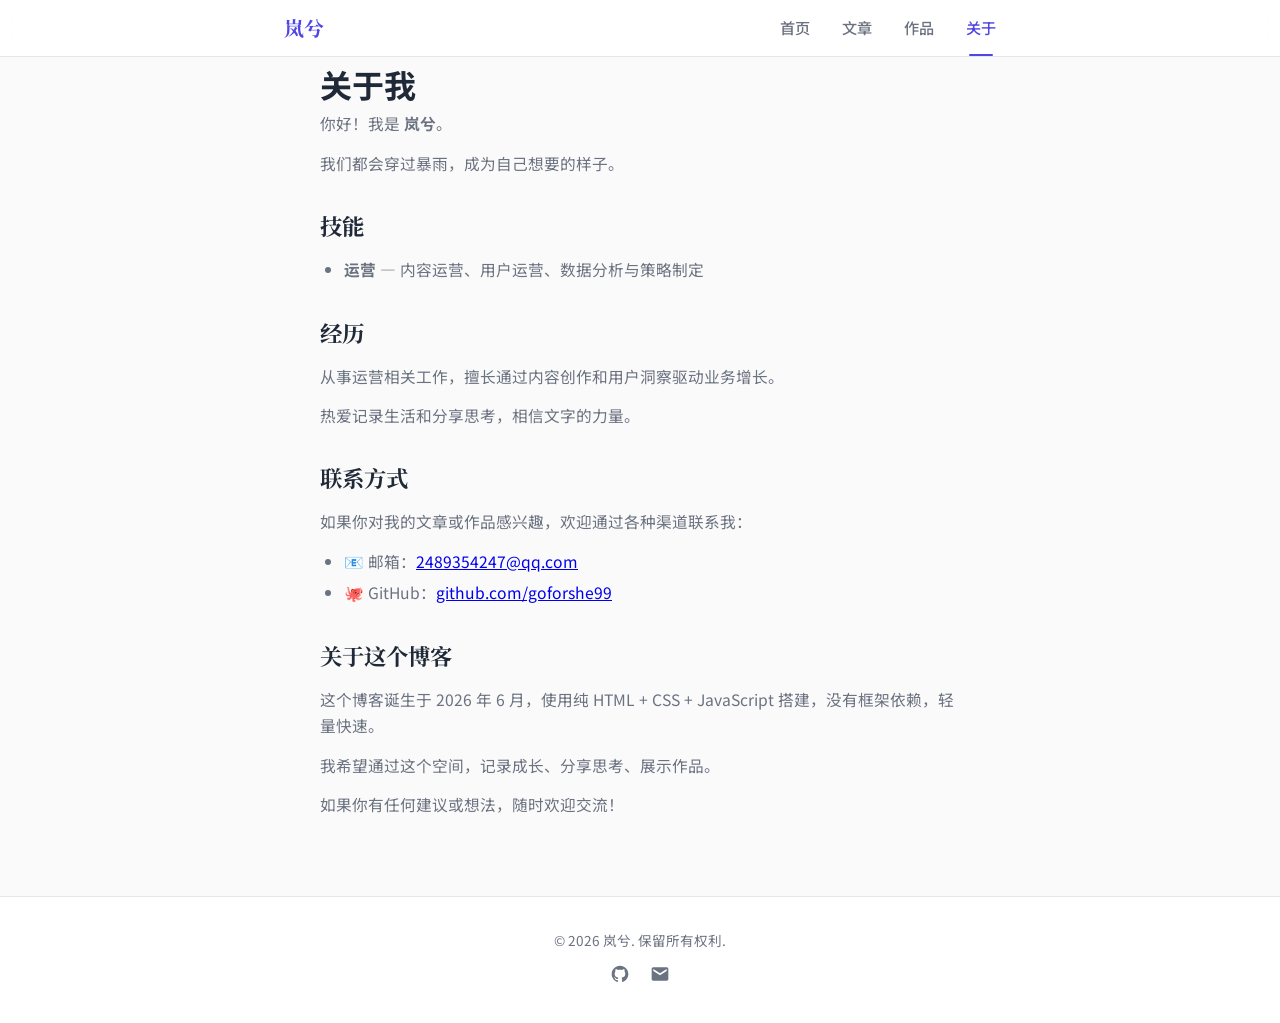
<file: about.html>
<!DOCTYPE html>
<html lang="zh-CN">
<head>
<meta charset="UTF-8">
<meta name="viewport" content="width=device-width, initial-scale=1.0">
<title>关于我 | 岚兮</title>
<link rel="stylesheet" href="css/style.css">
<link rel="preconnect" href="https://fonts.googleapis.com">
<link rel="preconnect" href="https://fonts.gstatic.com" crossorigin>
<link href="https://fonts.googleapis.com/css2?family=Noto+Sans+SC:wght@300;400;500;700&family=Noto+Serif+SC:wght@400;700&display=swap" rel="stylesheet">
</head>
<body>

<nav class="nav">
  <div class="container">
    <a href="index.html" class="logo">岚兮</a>
    <button class="nav-toggle" aria-label="菜单">☰</button>
    <ul class="nav-links">
      <li><a href="index.html">首页</a></li>
      <li><a href="articles.html">文章</a></li>
      <li><a href="works.html">作品</a></li>
      <li><a href="about.html" class="active">关于</a></li>
    </ul>
  </div>
</nav>

<main class="main">
  <div class="container">
    <div class="about-content">
      <h1>关于我</h1>
      <p>你好！我是 <strong>岚兮</strong>。</p>
      <p>我们都会穿过暴雨，成为自己想要的样子。</p>

      <h2>技能</h2>
      <ul>
        <li><strong>运营</strong> — 内容运营、用户运营、数据分析与策略制定</li>
      </ul>

      <h2>经历</h2>
      <p>从事运营相关工作，擅长通过内容创作和用户洞察驱动业务增长。</p>
      <p>热爱记录生活和分享思考，相信文字的力量。</p>

      <h2>联系方式</h2>
      <p>如果你对我的文章或作品感兴趣，欢迎通过各种渠道联系我：</p>
      <ul>
        <li>📧 邮箱：<a href="mailto:2489354247@qq.com">2489354247@qq.com</a></li>
        <li>🐙 GitHub：<a href="https://github.com/goforshe99" target="_blank">github.com/goforshe99</a></li>
      </ul>

      <h2>关于这个博客</h2>
      <p>这个博客诞生于 2026 年 6 月，使用纯 HTML + CSS + JavaScript 搭建，没有框架依赖，轻量快速。</p>
      <p>我希望通过这个空间，记录成长、分享思考、展示作品。</p>
      <p>如果你有任何建议或想法，随时欢迎交流！</p>
    </div>
  </div>
</main>

<footer class="footer">
  <div class="container">
    <p>&copy; 2026 岚兮. 保留所有权利.</p>
    <div class="social-links">
      <a href="https://github.com/goforshe99" aria-label="GitHub" target="_blank"><svg width="20" height="20" viewBox="0 0 24 24"><path fill="currentColor" d="M12 2C6.48 2 2 6.48 2 12c0 4.42 2.87 8.17 6.84 9.5.5.08.66-.23.66-.5v-1.69c-2.78.6-3.37-1.34-3.37-1.34-.45-1.16-1.11-1.47-1.11-1.47-.91-.62.07-.6.07-.6 1 .07 1.53 1.03 1.53 1.03.87 1.53 2.34 1.09 2.91.83.09-.65.35-1.09.63-1.34-2.22-.25-4.56-1.11-4.56-4.92 0-1.11.38-2 1.03-2.71-.1-.25-.45-1.29.1-2.64 0 0 .84-.27 2.75 1.02.79-.22 1.65-.33 2.5-.33s1.71.11 2.5.33c1.91-1.29 2.75-1.02 2.75-1.02.55 1.35.2 2.39.1 2.64.65.71 1.03 1.6 1.03 2.71 0 3.82-2.34 4.66-4.57 4.91.36.31.69.92.69 1.85V21c0 .27.16.59.67.5C19.14 20.16 22 16.42 22 12c0-5.52-4.48-10-10-10z"/></svg></a>
      <a href="mailto:2489354247@qq.com" aria-label="Email"><svg width="20" height="20" viewBox="0 0 24 24"><path fill="currentColor" d="M20 4H4c-1.1 0-2 .9-2 2v12c0 1.1.9 2 2 2h16c1.1 0 2-.9 2-2V6c0-1.1-.9-2-2-2zm0 4.5l-8 5-8-5V6l8 5 8-5v2.5z"/></svg></a>
    </div>
  </div>
</footer>

<script>
const navToggle = document.querySelector('.nav-toggle');
if (navToggle) {
  navToggle.addEventListener('click', () => {
    document.querySelector('.nav-links').classList.toggle('active');
  });
}

document.querySelectorAll('.nav-links a').forEach(link => {
  link.addEventListener('click', () => {
    if (window.innerWidth <= 640) {
      document.querySelector('.nav-links').classList.remove('active');
    }
  });
});
</script>
</body>
</html>
</file>
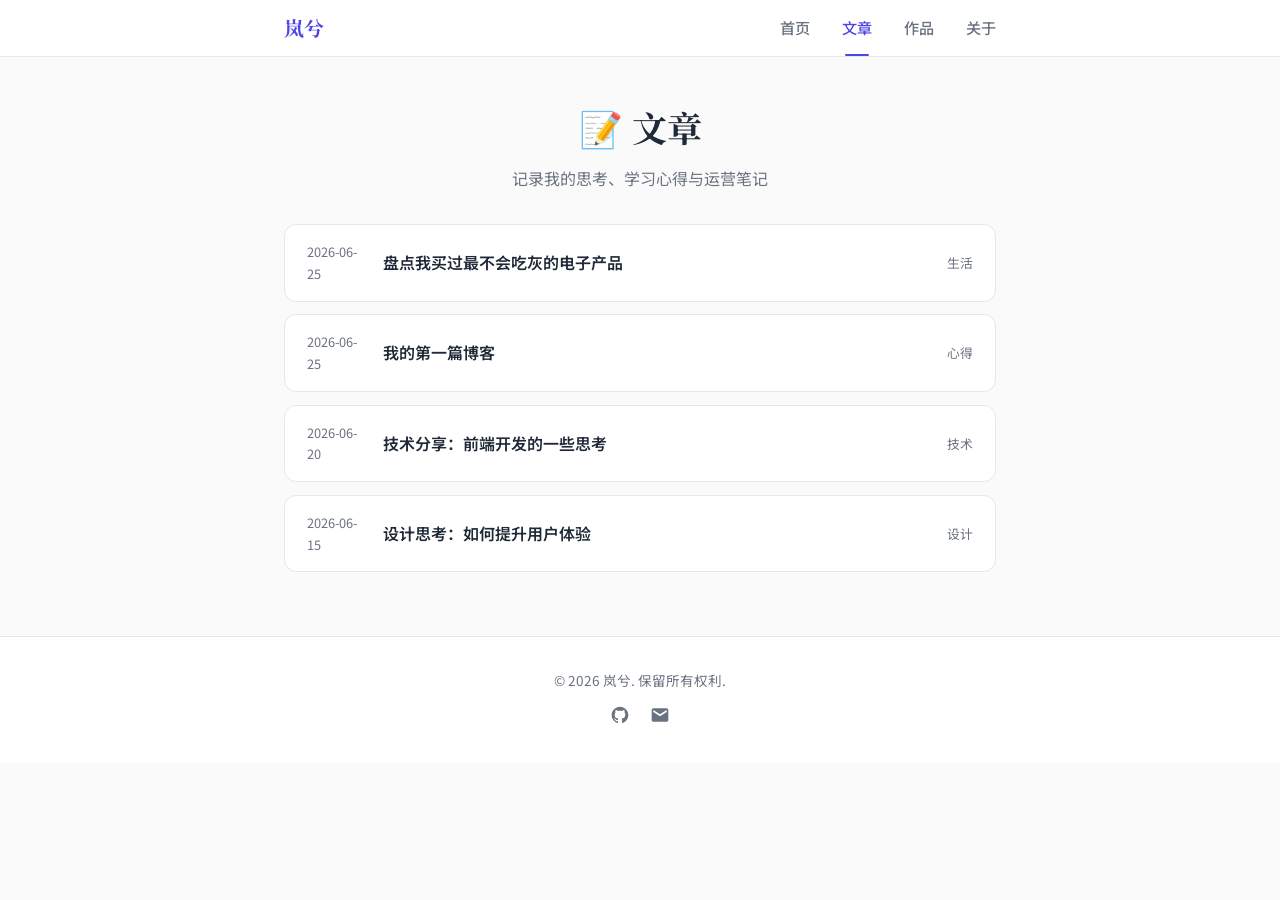
<file: articles.html>
<!DOCTYPE html>
<html lang="zh-CN">
<head>
<meta charset="UTF-8">
<meta name="viewport" content="width=device-width, initial-scale=1.0">
<title>文章 | 岚兮</title>
<link rel="stylesheet" href="css/style.css">
<link rel="preconnect" href="https://fonts.googleapis.com">
<link rel="preconnect" href="https://fonts.gstatic.com" crossorigin>
<link href="https://fonts.googleapis.com/css2?family=Noto+Sans+SC:wght@300;400;500;700&family=Noto+Serif+SC:wght@400;700&display=swap" rel="stylesheet">
</head>
<body>

<nav class="nav">
  <div class="container">
    <a href="index.html" class="logo">岚兮</a>
    <button class="nav-toggle" aria-label="菜单">☰</button>
    <ul class="nav-links">
      <li><a href="index.html">首页</a></li>
      <li><a href="articles.html" class="active">文章</a></li>
      <li><a href="works.html">作品</a></li>
      <li><a href="about.html">关于</a></li>
    </ul>
  </div>
</nav>

<div class="page-header">
  <div class="container">
    <h1>📝 文章</h1>
    <p class="page-desc">记录我的思考、学习心得与运营笔记</p>
  </div>
</div>

<main class="main">
  <div class="container">
    <div class="article-list" id="article-list">
      <!-- JS 动态填充 -->
    </div>
  </div>
</main>

<footer class="footer">
  <div class="container">
    <p>&copy; 2026 岚兮. 保留所有权利.</p>
    <div class="social-links">
      <a href="https://github.com/goforshe99" aria-label="GitHub" target="_blank"><svg width="20" height="20" viewBox="0 0 24 24"><path fill="currentColor" d="M12 2C6.48 2 2 6.48 2 12c0 4.42 2.87 8.17 6.84 9.5.5.08.66-.23.66-.5v-1.69c-2.78.6-3.37-1.34-3.37-1.34-.45-1.16-1.11-1.47-1.11-1.47-.91-.62.07-.6.07-.6 1 .07 1.53 1.03 1.53 1.03.87 1.53 2.34 1.09 2.91.83.09-.65.35-1.09.63-1.34-2.22-.25-4.56-1.11-4.56-4.92 0-1.11.38-2 1.03-2.71-.1-.25-.45-1.29.1-2.64 0 0 .84-.27 2.75 1.02.79-.22 1.65-.33 2.5-.33s1.71.11 2.5.33c1.91-1.29 2.75-1.02 2.75-1.02.55 1.35.2 2.39.1 2.64.65.71 1.03 1.6 1.03 2.71 0 3.82-2.34 4.66-4.57 4.91.36.31.69.92.69 1.85V21c0 .27.16.59.67.5C19.14 20.16 22 16.42 22 12c0-5.52-4.48-10-10-10z"/></svg></a>
      <a href="mailto:2489354247@qq.com" aria-label="Email"><svg width="20" height="20" viewBox="0 0 24 24"><path fill="currentColor" d="M20 4H4c-1.1 0-2 .9-2 2v12c0 1.1.9 2 2 2h16c1.1 0 2-.9 2-2V6c0-1.1-.9-2-2-2zm0 4.5l-8 5-8-5V6l8 5 8-5v2.5z"/></svg></a>
    </div>
  </div>
</footer>

<script>
const navToggle = document.querySelector('.nav-toggle');
if (navToggle) {
  navToggle.addEventListener('click', () => {
    document.querySelector('.nav-links').classList.toggle('active');
  });
}

document.querySelectorAll('.nav-links a').forEach(link => {
  link.addEventListener('click', () => {
    if (window.innerWidth <= 640) {
      document.querySelector('.nav-links').classList.remove('active');
    }
  });
});

const posts = [
  {
    id: 'gadget-review',
    title: '盘点我买过最不会吃灰的电子产品',
    date: '2026-06-25',
    desc: '从手机到充电线，聊聊那些买了之后真的每天都在用的电子产品。',
    tags: ['生活', '数码'],
    category: '生活'
  },
  {
    id: 'first-post',
    title: '我的第一篇博客',
    date: '2026-06-25',
    desc: '记录搭建个人博客的过程和踩过的坑，从零到一搭建一个属于自己的小天地。',
    tags: ['建站', '心得'],
    category: '心得'
  },
  {
    id: 'tech-sharing',
    title: '技术分享：前端开发的一些思考',
    date: '2026-06-20',
    desc: '分享一些在前端开发过程中积累的经验和踩过的坑。',
    tags: ['前端', '技术'],
    category: '技术'
  },
  {
    id: 'design-thinking',
    title: '设计思考：如何提升用户体验',
    date: '2026-06-15',
    desc: '从用户的角度出发，聊聊产品设计中的一些思考和实践。',
    tags: ['设计', 'UX'],
    category: '设计'
  },
];

const listEl = document.getElementById('article-list');
posts.forEach(post => {
  const item = document.createElement('a');
  item.href = `posts/${post.id}.html`;
  item.className = 'article-item';
  item.innerHTML = `
    <span class="article-date">${post.date}</span>
    <span class="article-title">${post.title}</span>
    <span class="article-meta">${post.category}</span>
  `;
  listEl.appendChild(item);
});
</script>
</body>
</html>
</file>
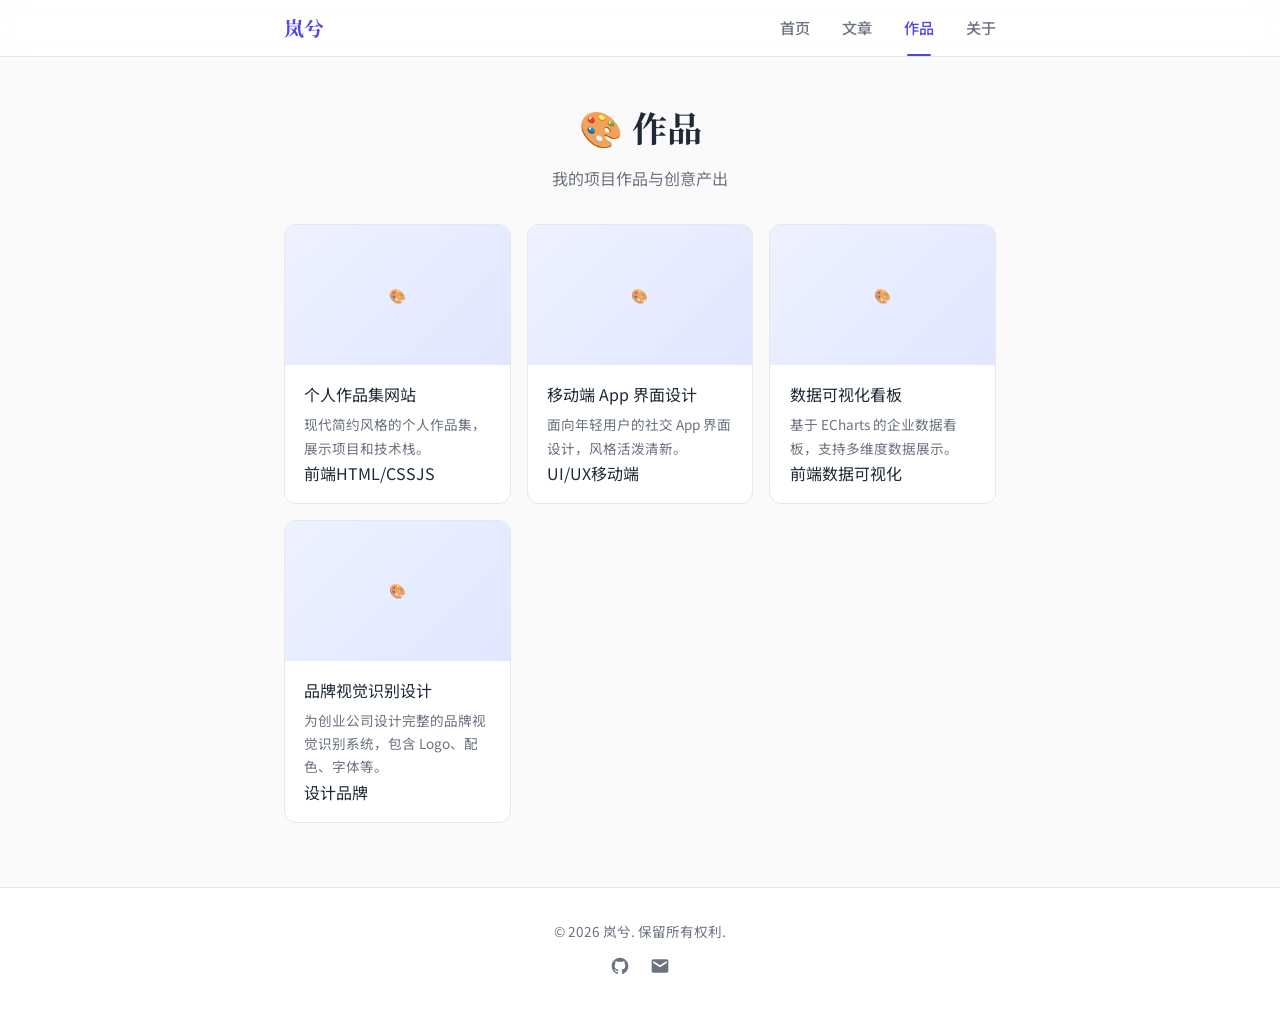
<file: works.html>
<!DOCTYPE html>
<html lang="zh-CN">
<head>
<meta charset="UTF-8">
<meta name="viewport" content="width=device-width, initial-scale=1.0">
<title>作品 | 岚兮</title>
<link rel="stylesheet" href="css/style.css">
<link rel="preconnect" href="https://fonts.googleapis.com">
<link rel="preconnect" href="https://fonts.gstatic.com" crossorigin>
<link href="https://fonts.googleapis.com/css2?family=Noto+Sans+SC:wght@300;400;500;700&family=Noto+Serif+SC:wght@400;700&display=swap" rel="stylesheet">
</head>
<body>

<nav class="nav">
  <div class="container">
    <a href="index.html" class="logo">岚兮</a>
    <button class="nav-toggle" aria-label="菜单">☰</button>
    <ul class="nav-links">
      <li><a href="index.html">首页</a></li>
      <li><a href="articles.html">文章</a></li>
      <li><a href="works.html" class="active">作品</a></li>
      <li><a href="about.html">关于</a></li>
    </ul>
  </div>
</nav>

<div class="page-header">
  <div class="container">
    <h1>🎨 作品</h1>
    <p class="page-desc">我的项目作品与创意产出</p>
  </div>
</div>

<main class="main">
  <div class="container">
    <div class="work-grid" id="work-grid">
      <!-- JS 动态填充 -->
    </div>
  </div>
</main>

<footer class="footer">
  <div class="container">
    <p>&copy; 2026 岚兮. 保留所有权利.</p>
    <div class="social-links">
      <a href="https://github.com/goforshe99" aria-label="GitHub" target="_blank"><svg width="20" height="20" viewBox="0 0 24 24"><path fill="currentColor" d="M12 2C6.48 2 2 6.48 2 12c0 4.42 2.87 8.17 6.84 9.5.5.08.66-.23.66-.5v-1.69c-2.78.6-3.37-1.34-3.37-1.34-.45-1.16-1.11-1.47-1.11-1.47-.91-.62.07-.6.07-.6 1 .07 1.53 1.03 1.53 1.03.87 1.53 2.34 1.09 2.91.83.09-.65.35-1.09.63-1.34-2.22-.25-4.56-1.11-4.56-4.92 0-1.11.38-2 1.03-2.71-.1-.25-.45-1.29.1-2.64 0 0 .84-.27 2.75 1.02.79-.22 1.65-.33 2.5-.33s1.71.11 2.5.33c1.91-1.29 2.75-1.02 2.75-1.02.55 1.35.2 2.39.1 2.64.65.71 1.03 1.6 1.03 2.71 0 3.82-2.34 4.66-4.57 4.91.36.31.69.92.69 1.85V21c0 .27.16.59.67.5C19.14 20.16 22 16.42 22 12c0-5.52-4.48-10-10-10z"/></svg></a>
      <a href="mailto:2489354247@qq.com" aria-label="Email"><svg width="20" height="20" viewBox="0 0 24 24"><path fill="currentColor" d="M20 4H4c-1.1 0-2 .9-2 2v12c0 1.1.9 2 2 2h16c1.1 0 2-.9 2-2V6c0-1.1-.9-2-2-2zm0 4.5l-8 5-8-5V6l8 5 8-5v2.5z"/></svg></a>
    </div>
  </div>
</footer>

<script>
const navToggle = document.querySelector('.nav-toggle');
if (navToggle) {
  navToggle.addEventListener('click', () => {
    document.querySelector('.nav-links').classList.toggle('active');
  });
}

document.querySelectorAll('.nav-links a').forEach(link => {
  link.addEventListener('click', () => {
    if (window.innerWidth <= 640) {
      document.querySelector('.nav-links').classList.remove('active');
    }
  });
});

const works = [
  {
    id: 'portfolio-website',
    title: '个人作品集网站',
    desc: '现代简约风格的个人作品集，展示项目和技术栈。',
    tags: ['前端', 'HTML/CSS', 'JS']
  },
  {
    id: 'mobile-app',
    title: '移动端 App 界面设计',
    desc: '面向年轻用户的社交 App 界面设计，风格活泼清新。',
    tags: ['UI/UX', '移动端']
  },
  {
    id: 'data-dashboard',
    title: '数据可视化看板',
    desc: '基于 ECharts 的企业数据看板，支持多维度数据展示。',
    tags: ['前端', '数据可视化']
  },
  {
    id: 'brand-identity',
    title: '品牌视觉识别设计',
    desc: '为创业公司设计完整的品牌视觉识别系统，包含 Logo、配色、字体等。',
    tags: ['设计', '品牌']
  },
];

const grid = document.getElementById('work-grid');
works.forEach(work => {
  const card = document.createElement('a');
  card.href = `works/${work.id}.html`;
  card.className = 'work-card';
  card.innerHTML = `
    <div class="work-preview">🎨</div>
    <div class="work-info">
      <div class="card-title">${work.title}</div>
      <div class="card-desc">${work.desc}</div>
      <div class="card-tags">${work.tags.map(t => `<span>${t}</span>`).join('')}</div>
    </div>
  `;
  grid.appendChild(card);
});
</script>
</body>
</html>
</file>
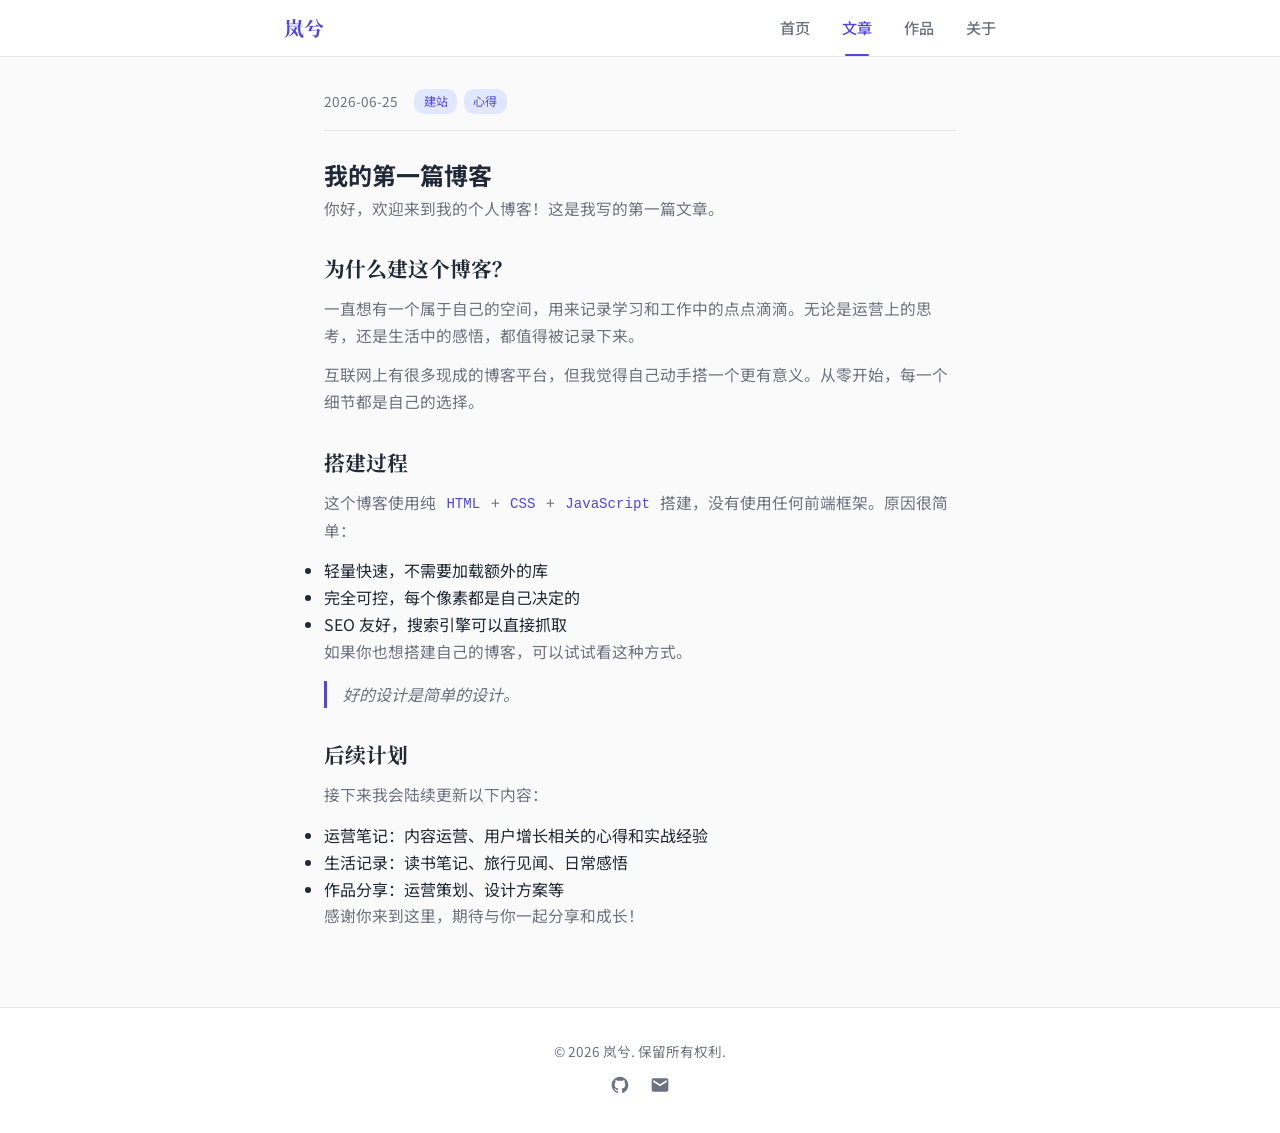
<file: posts/first-post.html>
<!DOCTYPE html>
<html lang="zh-CN">
<head>
<meta charset="UTF-8">
<meta name="viewport" content="width=device-width, initial-scale=1.0">
<title>我的第一篇博客 | 岚兮</title>
<link rel="stylesheet" href="../css/style.css">
<link rel="preconnect" href="https://fonts.googleapis.com">
<link rel="preconnect" href="https://fonts.gstatic.com" crossorigin>
<link href="https://fonts.googleapis.com/css2?family=Noto+Sans+SC:wght@300;400;500;700&family=Noto+Serif+SC:wght@400;700&display=swap" rel="stylesheet">
</head>
<body>

<nav class="nav">
  <div class="container">
    <a href="../index.html" class="logo">岚兮</a>
    <button class="nav-toggle" aria-label="菜单">☰</button>
    <ul class="nav-links">
      <li><a href="../index.html">首页</a></li>
      <li><a href="../articles.html" class="active">文章</a></li>
      <li><a href="../works.html">作品</a></li>
      <li><a href="../about.html">关于</a></li>
    </ul>
  </div>
</nav>

<article class="post-page">
  <div class="container">
    <div class="post-meta">
      <span>2026-06-25</span>
      <div class="post-tags">
        <span>建站</span>
        <span>心得</span>
      </div>
    </div>
    <div class="post-content">
      <h1>我的第一篇博客</h1>
      <p>你好，欢迎来到我的个人博客！这是我写的第一篇文章。</p>

      <h2>为什么建这个博客？</h2>
      <p>一直想有一个属于自己的空间，用来记录学习和工作中的点点滴滴。无论是运营上的思考，还是生活中的感悟，都值得被记录下来。</p>
      <p>互联网上有很多现成的博客平台，但我觉得自己动手搭一个更有意义。从零开始，每一个细节都是自己的选择。</p>

      <h2>搭建过程</h2>
      <p>这个博客使用纯 <code>HTML</code> + <code>CSS</code> + <code>JavaScript</code> 搭建，没有使用任何前端框架。原因很简单：</p>
      <ul>
        <li>轻量快速，不需要加载额外的库</li>
        <li>完全可控，每个像素都是自己决定的</li>
        <li>SEO 友好，搜索引擎可以直接抓取</li>
      </ul>
      <p>如果你也想搭建自己的博客，可以试试看这种方式。</p>

      <blockquote>
        好的设计是简单的设计。
      </blockquote>

      <h2>后续计划</h2>
      <p>接下来我会陆续更新以下内容：</p>
      <ul>
        <li>运营笔记：内容运营、用户增长相关的心得和实战经验</li>
        <li>生活记录：读书笔记、旅行见闻、日常感悟</li>
        <li>作品分享：运营策划、设计方案等</li>
      </ul>
      <p>感谢你来到这里，期待与你一起分享和成长！</p>
    </div>
  </div>
</article>

<footer class="footer">
  <div class="container">
    <p>&copy; 2026 岚兮. 保留所有权利.</p>
    <div class="social-links">
      <a href="https://github.com/goforshe99" aria-label="GitHub" target="_blank"><svg width="20" height="20" viewBox="0 0 24 24"><path fill="currentColor" d="M12 2C6.48 2 2 6.48 2 12c0 4.42 2.87 8.17 6.84 9.5.5.08.66-.23.66-.5v-1.69c-2.78.6-3.37-1.34-3.37-1.34-.45-1.16-1.11-1.47-1.11-1.47-.91-.62.07-.6.07-.6 1 .07 1.53 1.03 1.53 1.03.87 1.53 2.34 1.09 2.91.83.09-.65.35-1.09.63-1.34-2.22-.25-4.56-1.11-4.56-4.92 0-1.11.38-2 1.03-2.71-.1-.25-.45-1.29.1-2.64 0 0 .84-.27 2.75 1.02.79-.22 1.65-.33 2.5-.33s1.71.11 2.5.33c1.91-1.29 2.75-1.02 2.75-1.02.55 1.35.2 2.39.1 2.64.65.71 1.03 1.6 1.03 2.71 0 3.82-2.34 4.66-4.57 4.91.36.31.69.92.69 1.85V21c0 .27.16.59.67.5C19.14 20.16 22 16.42 22 12c0-5.52-4.48-10-10-10z"/></svg></a>
      <a href="mailto:2489354247@qq.com" aria-label="Email"><svg width="20" height="20" viewBox="0 0 24 24"><path fill="currentColor" d="M20 4H4c-1.1 0-2 .9-2 2v12c0 1.1.9 2 2 2h16c1.1 0 2-.9 2-2V6c0-1.1-.9-2-2-2zm0 4.5l-8 5-8-5V6l8 5 8-5v2.5z"/></svg></a>
    </div>
  </div>
</footer>

<script>
const navToggle = document.querySelector('.nav-toggle');
if (navToggle) {
  navToggle.addEventListener('click', () => {
    document.querySelector('.nav-links').classList.toggle('active');
  });
}

document.querySelectorAll('.nav-links a').forEach(link => {
  link.addEventListener('click', () => {
    if (window.innerWidth <= 640) {
      document.querySelector('.nav-links').classList.remove('active');
    }
  });
});
</script>
</body>
</html>
</file>
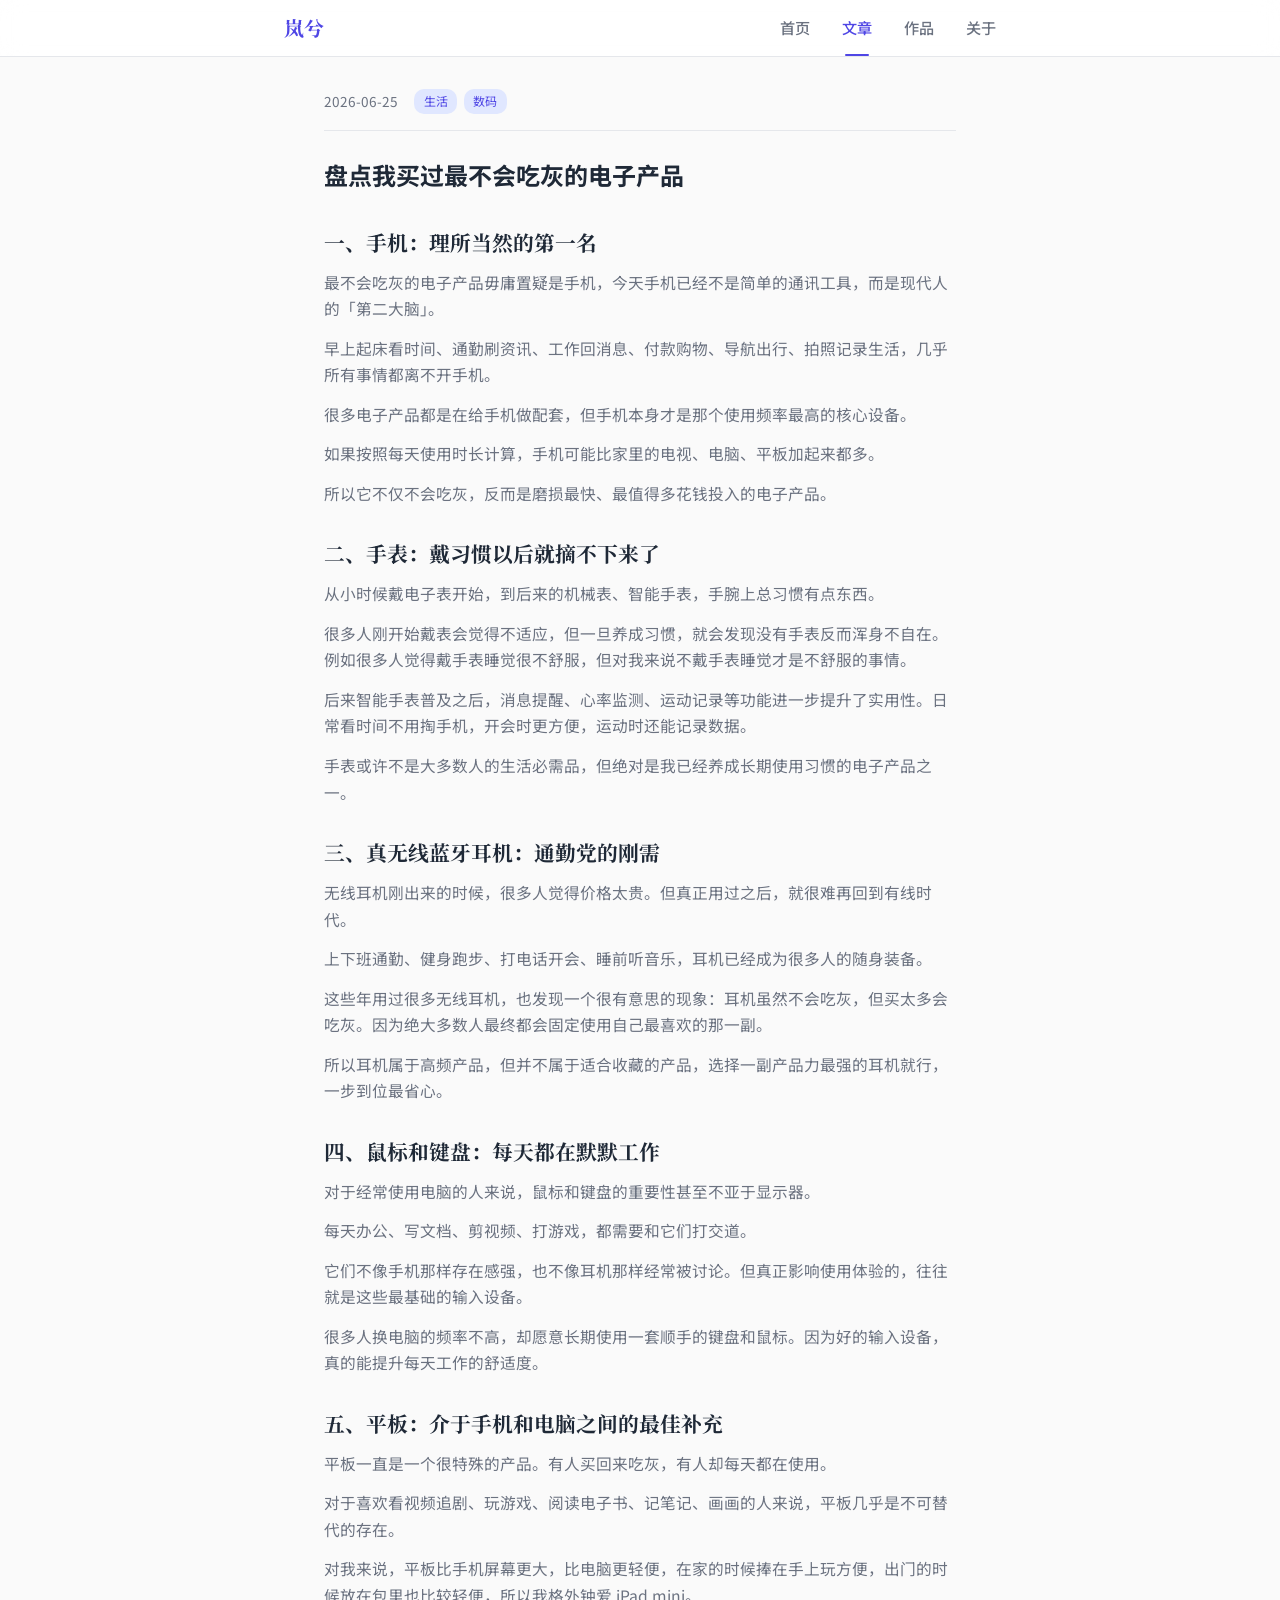
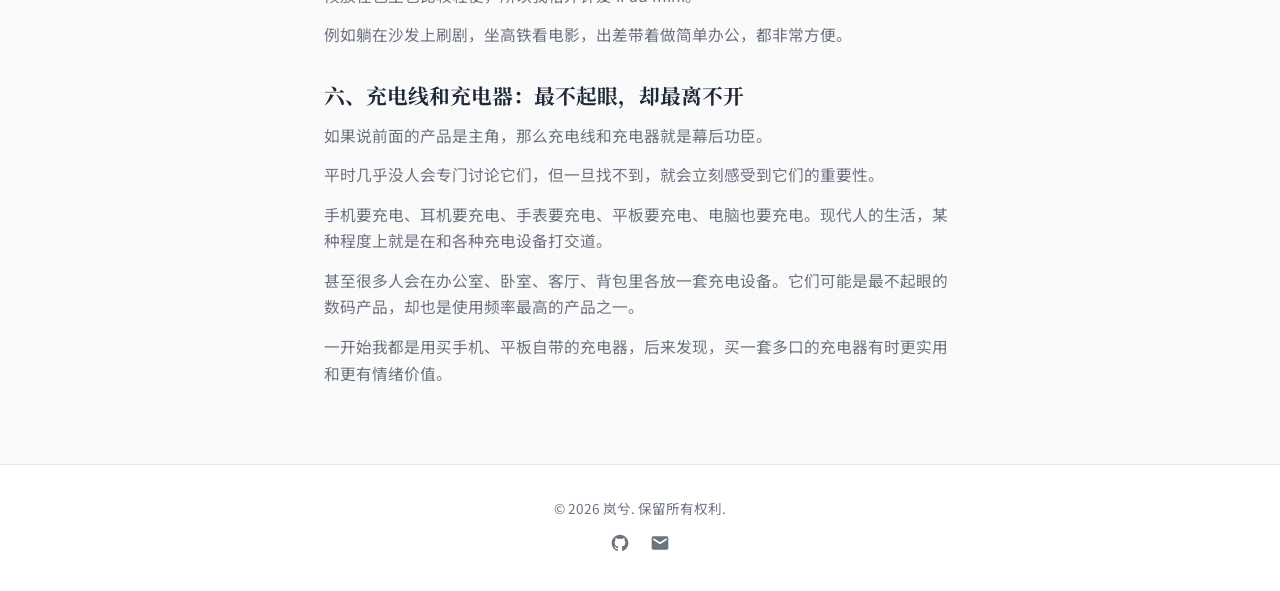
<file: posts/gadget-review.html>
<!DOCTYPE html>
<html lang="zh-CN">
<head>
<meta charset="UTF-8">
<meta name="viewport" content="width=device-width, initial-scale=1.0">
<title>盘点我买过最不会吃灰的电子产品 | 岚兮</title>
<link rel="stylesheet" href="../css/style.css">
<link rel="preconnect" href="https://fonts.googleapis.com">
<link rel="preconnect" href="https://fonts.gstatic.com" crossorigin>
<link href="https://fonts.googleapis.com/css2?family=Noto+Sans+SC:wght@300;400;500;700&family=Noto+Serif+SC:wght@400;700&display=swap" rel="stylesheet">
</head>
<body>

<nav class="nav">
  <div class="container">
    <a href="../index.html" class="logo">岚兮</a>
    <button class="nav-toggle" aria-label="菜单">☰</button>
    <ul class="nav-links">
      <li><a href="../index.html">首页</a></li>
      <li><a href="../articles.html" class="active">文章</a></li>
      <li><a href="../works.html">作品</a></li>
      <li><a href="../about.html">关于</a></li>
    </ul>
  </div>
</nav>

<article class="post-page">
  <div class="container">
    <div class="post-meta">
      <span>2026-06-25</span>
      <div class="post-tags">
        <span>生活</span>
        <span>数码</span>
      </div>
    </div>
    <div class="post-content">
      <h1>盘点我买过最不会吃灰的电子产品</h1>

      <h2>一、手机：理所当然的第一名</h2>
      <p>最不会吃灰的电子产品毋庸置疑是手机，今天手机已经不是简单的通讯工具，而是现代人的「第二大脑」。</p>
      <p>早上起床看时间、通勤刷资讯、工作回消息、付款购物、导航出行、拍照记录生活，几乎所有事情都离不开手机。</p>
      <p>很多电子产品都是在给手机做配套，但手机本身才是那个使用频率最高的核心设备。</p>
      <p>如果按照每天使用时长计算，手机可能比家里的电视、电脑、平板加起来都多。</p>
      <p>所以它不仅不会吃灰，反而是磨损最快、最值得多花钱投入的电子产品。</p>

      <h2>二、手表：戴习惯以后就摘不下来了</h2>
      <p>从小时候戴电子表开始，到后来的机械表、智能手表，手腕上总习惯有点东西。</p>
      <p>很多人刚开始戴表会觉得不适应，但一旦养成习惯，就会发现没有手表反而浑身不自在。例如很多人觉得戴手表睡觉很不舒服，但对我来说不戴手表睡觉才是不舒服的事情。</p>
      <p>后来智能手表普及之后，消息提醒、心率监测、运动记录等功能进一步提升了实用性。日常看时间不用掏手机，开会时更方便，运动时还能记录数据。</p>
      <p>手表或许不是大多数人的生活必需品，但绝对是我已经养成长期使用习惯的电子产品之一。</p>

      <h2>三、真无线蓝牙耳机：通勤党的刚需</h2>
      <p>无线耳机刚出来的时候，很多人觉得价格太贵。但真正用过之后，就很难再回到有线时代。</p>
      <p>上下班通勤、健身跑步、打电话开会、睡前听音乐，耳机已经成为很多人的随身装备。</p>
      <p>这些年用过很多无线耳机，也发现一个很有意思的现象：耳机虽然不会吃灰，但买太多会吃灰。因为绝大多数人最终都会固定使用自己最喜欢的那一副。</p>
      <p>所以耳机属于高频产品，但并不属于适合收藏的产品，选择一副产品力最强的耳机就行，一步到位最省心。</p>

      <h2>四、鼠标和键盘：每天都在默默工作</h2>
      <p>对于经常使用电脑的人来说，鼠标和键盘的重要性甚至不亚于显示器。</p>
      <p>每天办公、写文档、剪视频、打游戏，都需要和它们打交道。</p>
      <p>它们不像手机那样存在感强，也不像耳机那样经常被讨论。但真正影响使用体验的，往往就是这些最基础的输入设备。</p>
      <p>很多人换电脑的频率不高，却愿意长期使用一套顺手的键盘和鼠标。因为好的输入设备，真的能提升每天工作的舒适度。</p>

      <h2>五、平板：介于手机和电脑之间的最佳补充</h2>
      <p>平板一直是一个很特殊的产品。有人买回来吃灰，有人却每天都在使用。</p>
      <p>对于喜欢看视频追剧、玩游戏、阅读电子书、记笔记、画画的人来说，平板几乎是不可替代的存在。</p>
      <p>对我来说，平板比手机屏幕更大，比电脑更轻便，在家的时候捧在手上玩方便，出门的时候放在包里也比较轻便，所以我格外钟爱 iPad mini。</p>
      <p>例如躺在沙发上刷剧，坐高铁看电影，出差带着做简单办公，都非常方便。</p>

      <h2>六、充电线和充电器：最不起眼，却最离不开</h2>
      <p>如果说前面的产品是主角，那么充电线和充电器就是幕后功臣。</p>
      <p>平时几乎没人会专门讨论它们，但一旦找不到，就会立刻感受到它们的重要性。</p>
      <p>手机要充电、耳机要充电、手表要充电、平板要充电、电脑也要充电。现代人的生活，某种程度上就是在和各种充电设备打交道。</p>
      <p>甚至很多人会在办公室、卧室、客厅、背包里各放一套充电设备。它们可能是最不起眼的数码产品，却也是使用频率最高的产品之一。</p>
      <p>一开始我都是用买手机、平板自带的充电器，后来发现，买一套多口的充电器有时更实用和更有情绪价值。</p>
    </div>
  </div>
</article>

<footer class="footer">
  <div class="container">
    <p>&copy; 2026 岚兮. 保留所有权利.</p>
    <div class="social-links">
      <a href="https://github.com/goforshe99" aria-label="GitHub" target="_blank"><svg width="20" height="20" viewBox="0 0 24 24"><path fill="currentColor" d="M12 2C6.48 2 2 6.48 2 12c0 4.42 2.87 8.17 6.84 9.5.5.08.66-.23.66-.5v-1.69c-2.78.6-3.37-1.34-3.37-1.34-.45-1.16-1.11-1.47-1.11-1.47-.91-.62.07-.6.07-.6 1 .07 1.53 1.03 1.53 1.03.87 1.53 2.34 1.09 2.91.83.09-.65.35-1.09.63-1.34-2.22-.25-4.56-1.11-4.56-4.92 0-1.11.38-2 1.03-2.71-.1-.25-.45-1.29.1-2.64 0 0 .84-.27 2.75 1.02.79-.22 1.65-.33 2.5-.33s1.71.11 2.5.33c1.91-1.29 2.75-1.02 2.75-1.02.55 1.35.2 2.39.1 2.64.65.71 1.03 1.6 1.03 2.71 0 3.82-2.34 4.66-4.57 4.91.36.31.69.92.69 1.85V21c0 .27.16.59.67.5C19.14 20.16 22 16.42 22 12c0-5.52-4.48-10-10-10z"/></svg></a>
      <a href="mailto:2489354247@qq.com" aria-label="Email"><svg width="20" height="20" viewBox="0 0 24 24"><path fill="currentColor" d="M20 4H4c-1.1 0-2 .9-2 2v12c0 1.1.9 2 2 2h16c1.1 0 2-.9 2-2V6c0-1.1-.9-2-2-2zm0 4.5l-8 5-8-5V6l8 5 8-5v2.5z"/></svg></a>
    </div>
  </div>
</footer>

<script>
const navToggle = document.querySelector('.nav-toggle');
if (navToggle) {
  navToggle.addEventListener('click', () => {
    document.querySelector('.nav-links').classList.toggle('active');
  });
}

document.querySelectorAll('.nav-links a').forEach(link => {
  link.addEventListener('click', () => {
    if (window.innerWidth <= 640) {
      document.querySelector('.nav-links').classList.remove('active');
    }
  });
});
</script>
</body>
</html>
</file>
<file: css/style.css>
/* Reset & Base */
*, *::before, *::after { box-sizing: border-box; margin: 0; padding: 0; }

:root {
  --color-bg: #fafafa;
  --color-surface: #ffffff;
  --color-text: #1f2937;
  --color-text-secondary: #6b7280;
  --color-primary: #4f46e5;
  --color-primary-light: #e0e7ff;
  --color-accent: #f59e0b;
  --color-border: #e5e7eb;
  --color-shadow: rgba(0, 0, 0, 0.04);
  --radius: 12px;
  --radius-lg: 16px;
  --transition: 0.2s ease;
  --font-body: 'Noto Sans SC', -apple-system, BlinkMacSystemFont, 'Segoe UI', Roboto, sans-serif;
  --font-heading: 'Noto Serif SC', 'Times New Roman', serif;
}

body {
  font-family: var(--font-body);
  background: var(--color-bg);
  color: var(--color-text);
  line-height: 1.7;
  -webkit-font-smoothing: antialiased;
}

.container {
  max-width: 760px;
  margin: 0 auto;
  padding: 0 1.2rem;
}

/* Navigation */
.nav {
  position: sticky;
  top: 0;
  z-index: 100;
  background: rgba(255, 255, 255, 0.85);
  backdrop-filter: blur(12px);
  border-bottom: 1px solid var(--color-border);
}

.nav > .container {
  display: flex;
  align-items: center;
  justify-content: space-between;
  height: 56px;
}

.logo {
  font-family: var(--font-heading);
  font-size: 1.25rem;
  font-weight: 700;
  color: var(--color-primary);
  text-decoration: none;
}

.nav-links {
  display: flex;
  list-style: none;
  gap: 2rem;
}

.nav-links a {
  color: var(--color-text-secondary);
  text-decoration: none;
  font-size: 0.95rem;
  font-weight: 500;
  transition: color var(--transition);
  position: relative;
}

.nav-links a:hover,
.nav-links a.active {
  color: var(--color-primary);
}

.nav-links a.active::after {
  content: '';
  position: absolute;
  bottom: -18px;
  left: 50%;
  transform: translateX(-50%);
  width: 24px;
  height: 2px;
  background: var(--color-primary);
  border-radius: 1px;
}

.nav-toggle {
  display: none;
  background: none;
  border: none;
  font-size: 1.5rem;
  cursor: pointer;
  padding: 0.25rem 0.75rem;
  color: var(--color-text);
}

/* Hero */
.hero {
  padding: 4rem 0 3rem;
  text-align: center;
}

.hero-avatar {
  width: 100px;
  height: 100px;
  border-radius: 50%;
  object-fit: cover;
  margin-bottom: 1.5rem;
  border: 3px solid var(--color-primary-light);
}

.hero h1 {
  font-family: var(--font-heading);
  font-size: 2rem;
  font-weight: 700;
  margin-bottom: 0.5rem;
}

.highlight {
  color: var(--color-primary);
}

.hero-subtitle {
  font-size: 1.05rem;
  color: var(--color-text-secondary);
  margin-bottom: 1.5rem;
}

.hero-tags {
  display: flex;
  justify-content: center;
  gap: 0.5rem;
  margin-bottom: 2rem;
  flex-wrap: wrap;
}

.tag {
  background: var(--color-primary-light);
  color: var(--color-primary);
  padding: 0.25rem 0.85rem;
  border-radius: 20px;
  font-size: 0.8rem;
  font-weight: 500;
}

.btn {
  display: inline-block;
  background: var(--color-primary);
  color: white;
  padding: 0.65rem 1.8rem;
  border-radius: 28px;
  text-decoration: none;
  font-size: 0.95rem;
  font-weight: 500;
  transition: transform var(--transition), box-shadow var(--transition);
  box-shadow: 0 2px 8px rgba(79, 70, 229, 0.25);
}

.btn:hover {
  transform: translateY(-1px);
  box-shadow: 0 4px 16px rgba(79, 70, 229, 0.35);
}

/* Main Content */
.main {
  padding-bottom: 4rem;
}

.section {
  margin-bottom: 3.5rem;
}

.section-header {
  display: flex;
  align-items: center;
  justify-content: space-between;
  margin-bottom: 1.2rem;
}

.section-header h2 {
  font-family: var(--font-heading);
  font-size: 1.35rem;
  font-weight: 700;
}

.section-more {
  font-size: 0.9rem;
  color: var(--color-primary);
  text-decoration: none;
  font-weight: 500;
}

.section-more:hover {
  text-decoration: underline;
}

/* Card Grid */
.card-grid {
  display: grid;
  grid-template-columns: 1fr;
  gap: 1rem;
}

.card {
  background: var(--color-surface);
  border: 1px solid var(--color-border);
  border-radius: var(--radius);
  padding: 1.4rem;
  text-decoration: none;
  color: inherit;
  transition: border-color var(--transition), box-shadow var(--transition), transform var(--transition);
  display: flex;
  flex-direction: column;
}

.card:hover {
  border-color: var(--color-primary);
  box-shadow: 0 4px 20px var(--color-shadow);
  transform: translateY(-2px);
}

.card .card-date {
  font-size: 0.78rem;
  color: var(--color-text-secondary);
  margin-bottom: 0.6rem;
}

.card .card-title {
  font-size: 1.1rem;
  font-weight: 700;
  margin-bottom: 0.5rem;
}

.card .card-desc {
  font-size: 0.92rem;
  color: var(--color-text-secondary);
  line-height: 1.6;
  flex: 1;
}

.card .card-tags {
  display: flex;
  gap: 0.4rem;
  margin-top: 0.8rem;
  flex-wrap: wrap;
}

.card .card-tags span {
  font-size: 0.72rem;
  background: var(--color-bg);
  color: var(--color-text-secondary);
  padding: 0.15rem 0.55rem;
  border-radius: 10px;
}

/* Work Card (image) */
.work-card {
  display: flex;
  flex-direction: column;
  text-decoration: none;
  color: inherit;
  border: 1px solid var(--color-border);
  border-radius: var(--radius);
  overflow: hidden;
  transition: border-color var(--transition), box-shadow var(--transition), transform var(--transition);
  background: var(--color-surface);
}

.work-card:hover {
  border-color: var(--color-primary);
  box-shadow: 0 4px 20px var(--color-shadow);
  transform: translateY(-2px);
}

.work-preview {
  aspect-ratio: 16 / 10;
  background: linear-gradient(135deg, #eef2ff, #e0e7ff);
  display: flex;
  align-items: center;
  justify-content: center;
  font-size: 0.85rem;
  color: var(--color-text-secondary);
  position: relative;
}

.work-preview img {
  width: 100%;
  height: 100%;
  object-fit: cover;
}

.work-info {
  padding: 1rem 1.2rem;
}

.work-info .card-title {
  font-size: 1rem;
  margin-bottom: 0.3rem;
}

.work-info .card-desc {
  font-size: 0.85rem;
  color: var(--color-text-secondary);
}

/* Page Header */
.page-header {
  padding: 2.5rem 0 2rem;
  text-align: center;
}

.page-header h1 {
  font-family: var(--font-heading);
  font-size: 2.2rem;
  font-weight: 700;
  margin-bottom: 0.5rem;
}

.page-header .page-desc {
  color: var(--color-text-secondary);
  font-size: 1rem;
}

/* Article List */
.article-list {
  display: grid;
  grid-template-columns: 1fr;
  gap: 0.8rem;
}

.article-item {
  display: flex;
  align-items: center;
  gap: 1rem;
  padding: 1rem 1.4rem;
  background: var(--color-surface);
  border: 1px solid var(--color-border);
  border-radius: var(--radius);
  text-decoration: none;
  color: inherit;
  transition: border-color var(--transition), box-shadow var(--transition), transform var(--transition);
}

.article-item:hover {
  border-color: var(--color-primary);
  box-shadow: 0 2px 12px var(--color-shadow);
  transform: translateY(-1px);
}

.article-item .article-date {
  font-size: 0.8rem;
  color: var(--color-text-secondary);
  flex-shrink: 0;
  width: 60px;
}

.article-item .article-title {
  font-weight: 600;
  font-size: 1rem;
}

.article-item .article-meta {
  font-size: 0.8rem;
  color: var(--color-text-secondary);
  margin-left: auto;
}

/* Work Grid */
.work-grid {
  display: grid;
  grid-template-columns: 1fr;
  gap: 1rem;
}

/* About Page */
.about-content {
  max-width: 640px;
  margin: 0 auto;
}

.about-content h2 {
  font-family: var(--font-heading);
  font-size: 1.4rem;
  margin: 1.8rem 0 0.8rem;
}

.about-content p {
  margin-bottom: 0.8rem;
  color: var(--color-text-secondary);
  font-size: 0.98rem;
}

.about-content ul {
  padding-left: 1.5rem;
  margin-bottom: 0.8rem;
}

.about-content li {
  color: var(--color-text-secondary);
  font-size: 0.98rem;
  margin-bottom: 0.3rem;
}

/* Post Page */
.post-page {
  max-width: 680px;
  margin: 0 auto;
  padding: 2rem 0 4rem;
}

.post-meta {
  display: flex;
  align-items: center;
  gap: 1rem;
  font-size: 0.85rem;
  color: var(--color-text-secondary);
  margin-bottom: 1.5rem;
  padding-bottom: 1rem;
  border-bottom: 1px solid var(--color-border);
}

.post-meta .post-tags {
  display: flex;
  gap: 0.4rem;
}

.post-meta .post-tags span {
  background: var(--color-primary-light);
  color: var(--color-primary);
  padding: 0.15rem 0.6rem;
  border-radius: 10px;
  font-size: 0.75rem;
}

.post-content h2 {
  font-family: var(--font-heading);
  font-size: 1.3rem;
  margin: 1.8rem 0 0.6rem;
}

.post-content h3 {
  font-size: 1.1rem;
  margin: 1.2rem 0 0.5rem;
}

.post-content p {
  margin-bottom: 0.8rem;
  color: var(--color-text-secondary);
  font-size: 0.98rem;
}

.post-content code {
  background: var(--color-bg);
  padding: 0.15rem 0.4rem;
  border-radius: 4px;
  font-size: 0.9em;
  color: var(--color-primary);
}

.post-content pre {
  background: #1f2937;
  color: #e5e7eb;
  padding: 1rem;
  border-radius: var(--radius);
  overflow-x: auto;
  margin: 0.8rem 0;
}

.post-content blockquote {
  border-left: 3px solid var(--color-primary);
  padding-left: 1rem;
  margin: 1rem 0;
  color: var(--color-text-secondary);
  font-style: italic;
}

.post-content img {
  max-width: 100%;
  border-radius: var(--radius);
  margin: 1rem 0;
}

/* Footer */
.footer {
  background: var(--color-surface);
  border-top: 1px solid var(--color-border);
  padding: 2rem 0;
  text-align: center;
  color: var(--color-text-secondary);
  font-size: 0.85rem;
}

.social-links {
  display: flex;
  justify-content: center;
  gap: 1.2rem;
  margin-top: 0.8rem;
}

.social-links a {
  color: var(--color-text-secondary);
  transition: color var(--transition);
}

.social-links a:hover {
  color: var(--color-primary);
}

/* Responsive */
@media (min-width: 640px) {
  .card-grid {
    grid-template-columns: repeat(2, 1fr);
  }
  .work-grid {
    grid-template-columns: repeat(2, 1fr);
  }
}

@media (min-width: 768px) {
  .container { padding: 0 1.5rem; }
  .hero { padding: 5rem 0 3.5rem; }
  .hero h1 { font-size: 2.5rem; }
  .hero-avatar { width: 120px; height: 120px; }
  .work-grid {
    grid-template-columns: repeat(3, 1fr);
  }
}

@media (max-width: 640px) {
  .nav-links {
    display: none;
    position: absolute;
    top: 100%;
    left: 0;
    right: 0;
    background: var(--color-surface);
    border-bottom: 1px solid var(--color-border);
    padding: 0.8rem 1.2rem;
    flex-direction: column;
    gap: 0;
  }
  .nav-links.active { display: flex; }
  .nav-links li { padding: 0.6rem 0; border-bottom: 1px solid var(--color-border); }
  .nav-links li:last-child { border-bottom: none; }
  .nav-links a.active::after { display: none; }
  .nav-toggle { display: block; }
}
</file>
